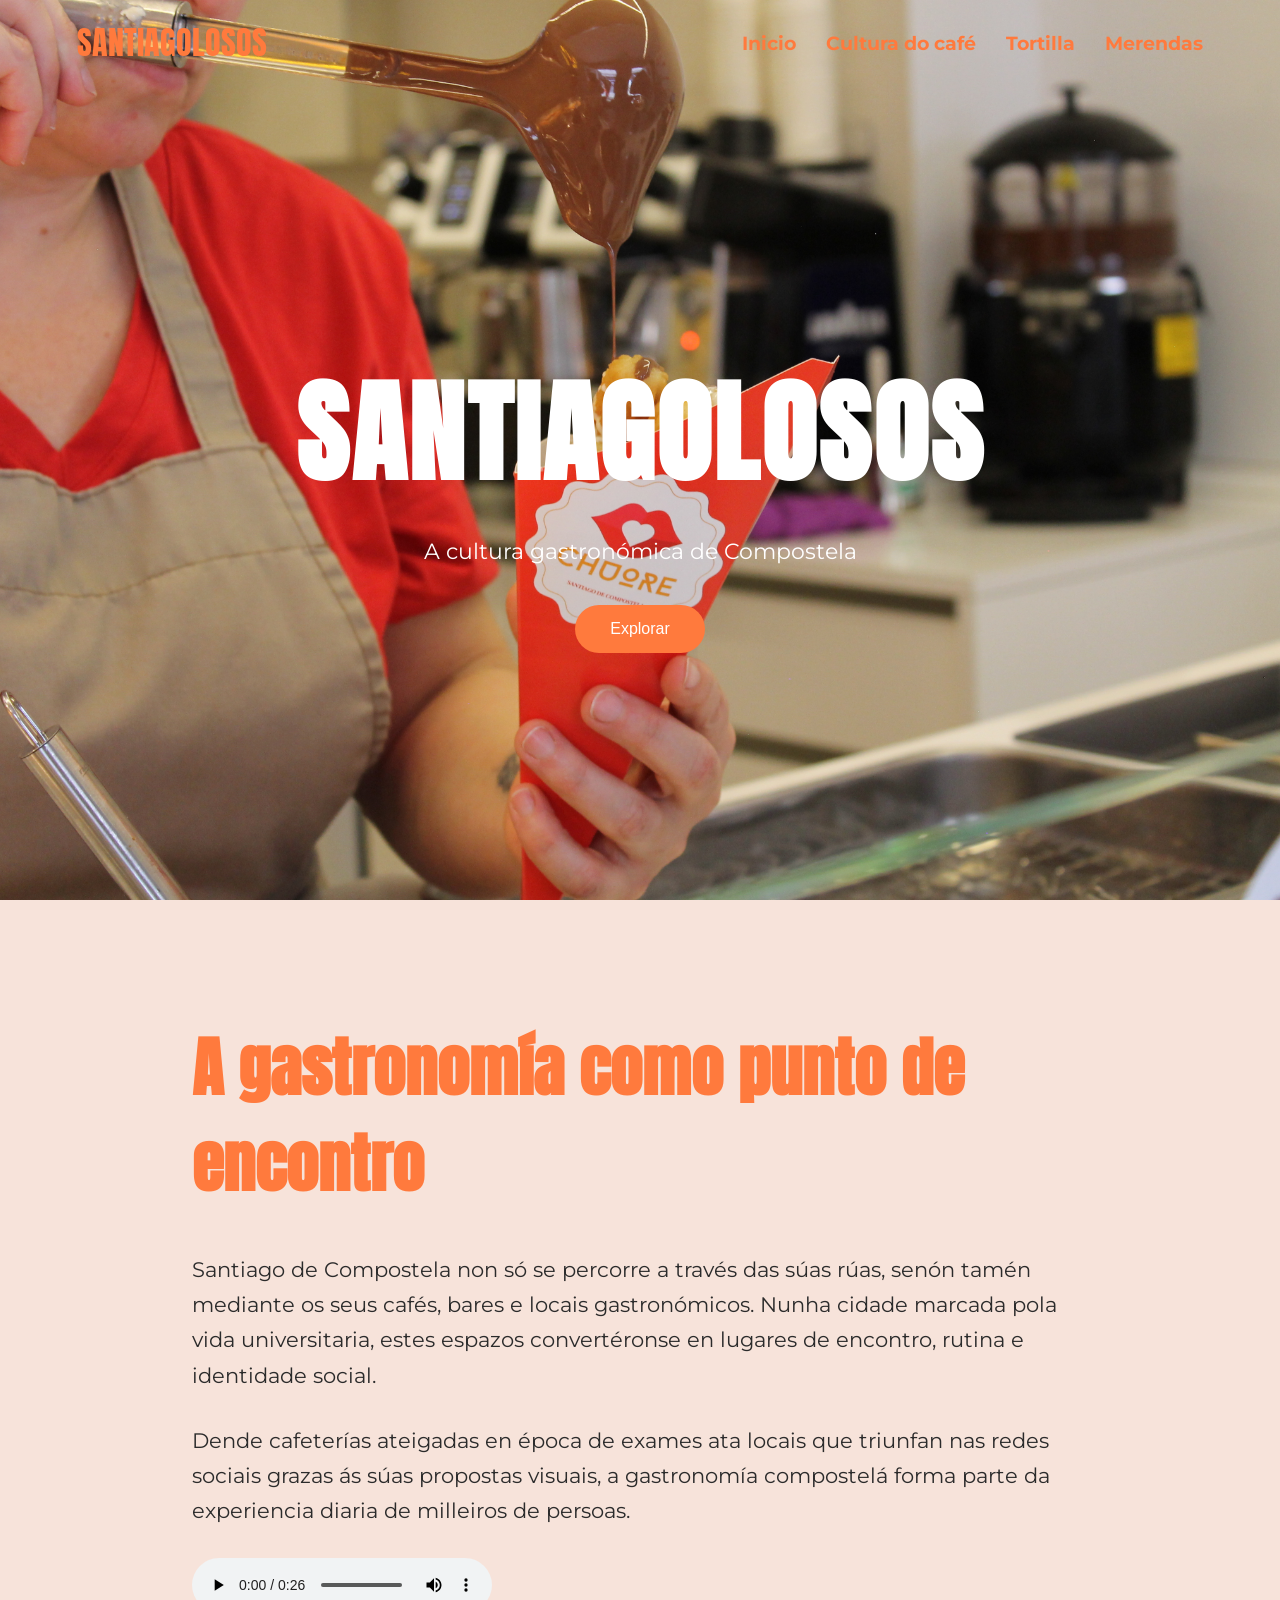
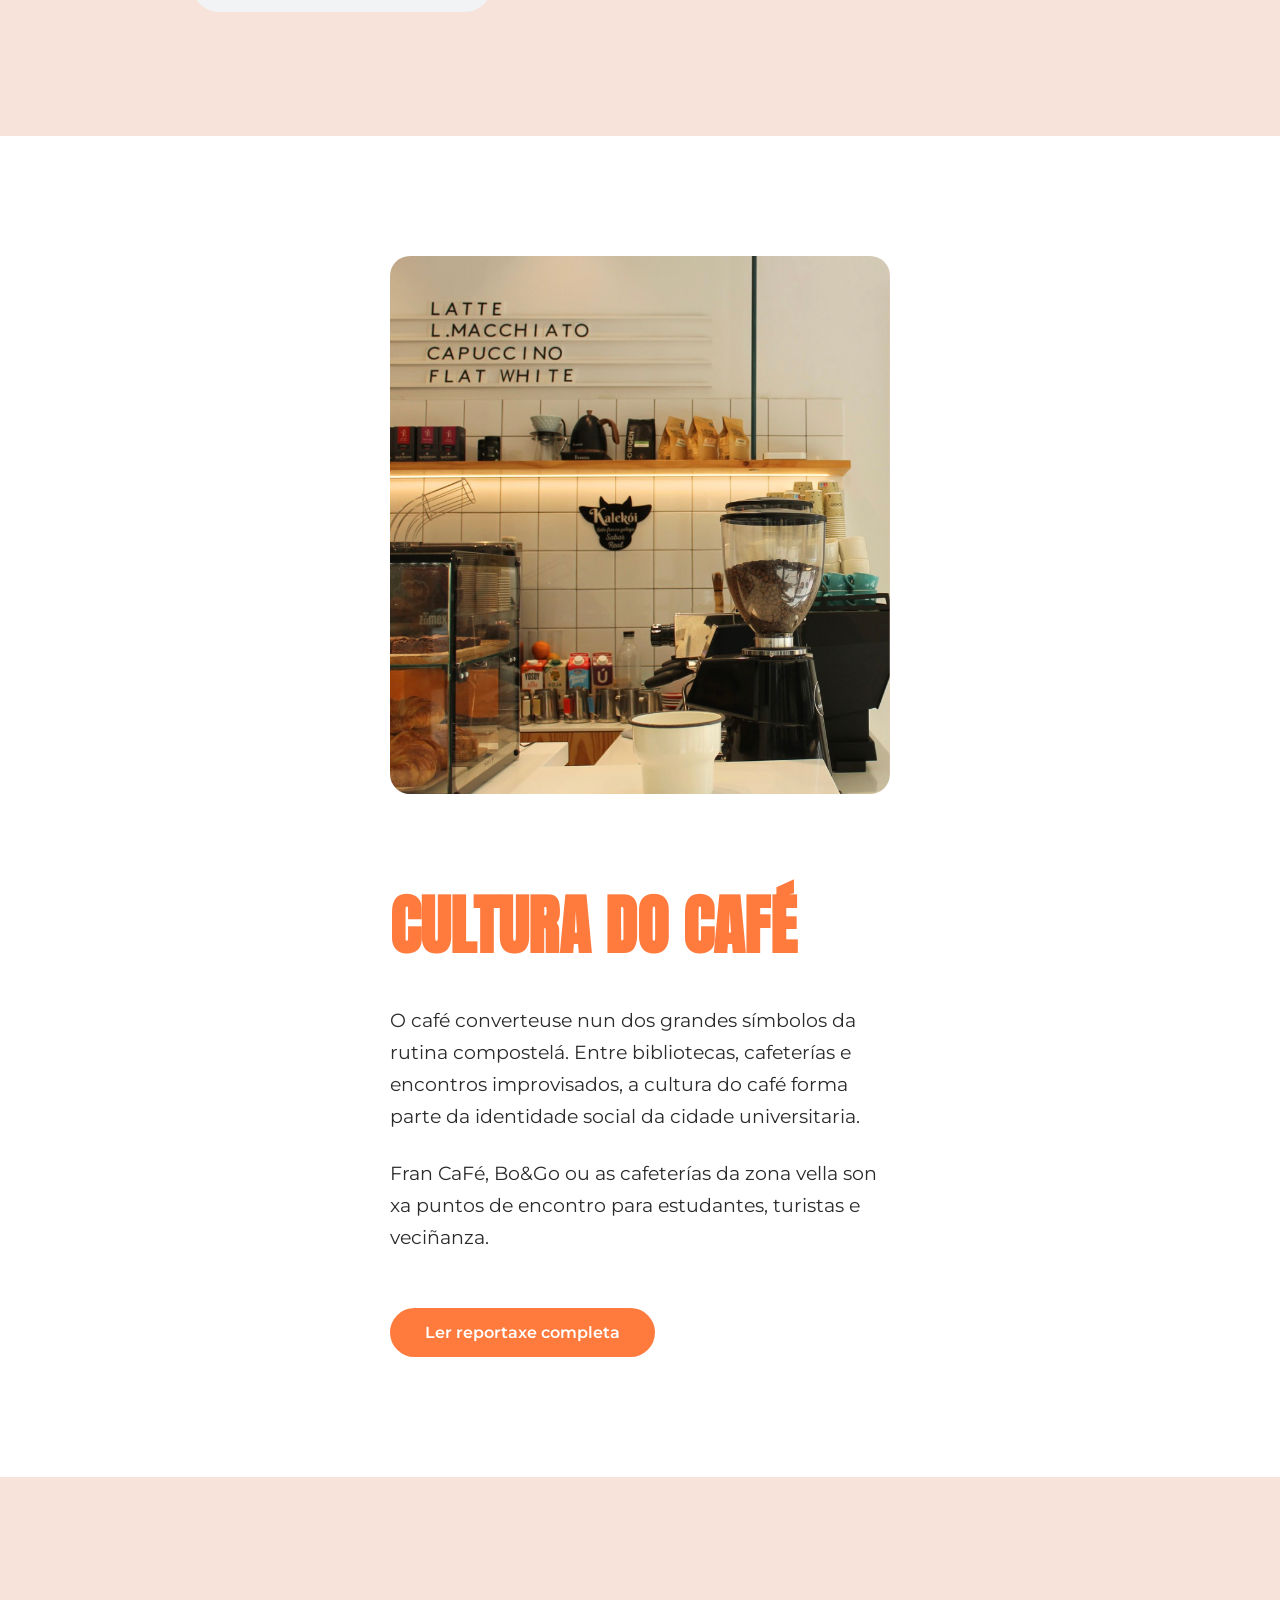
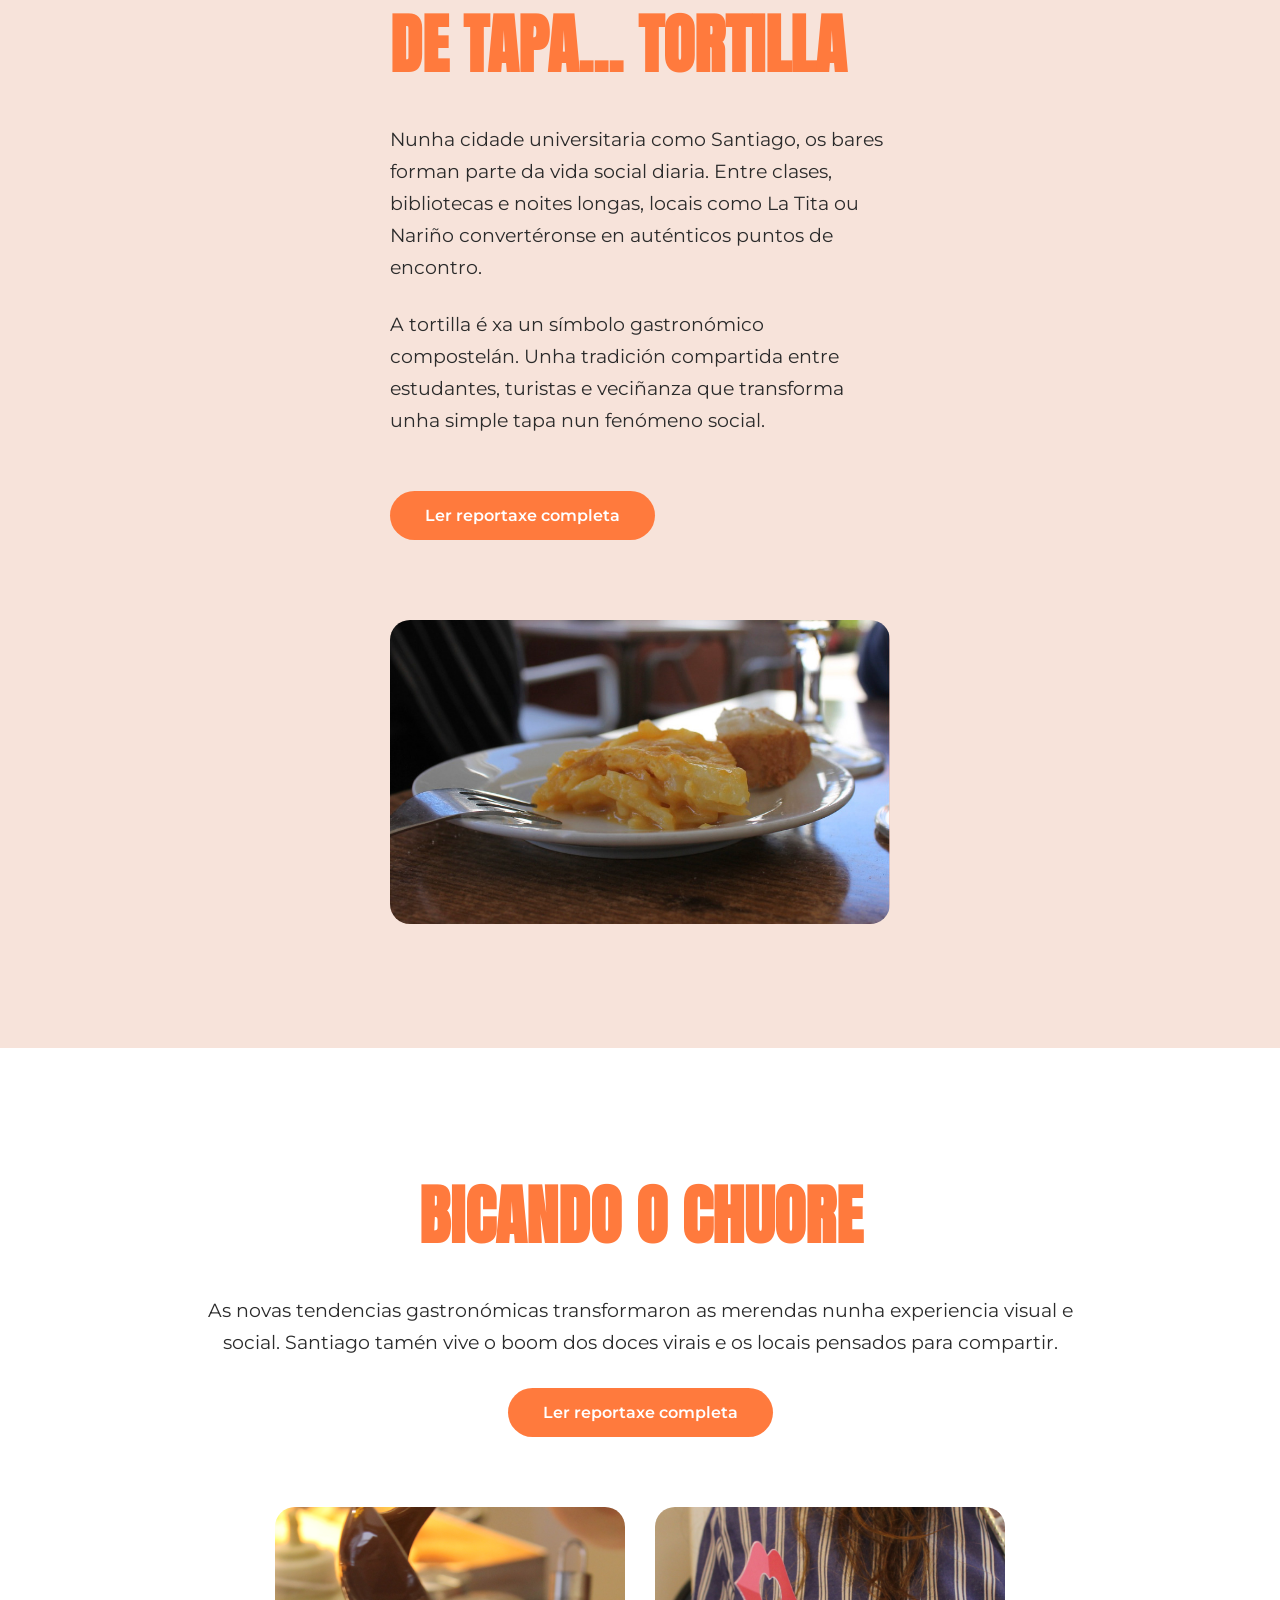
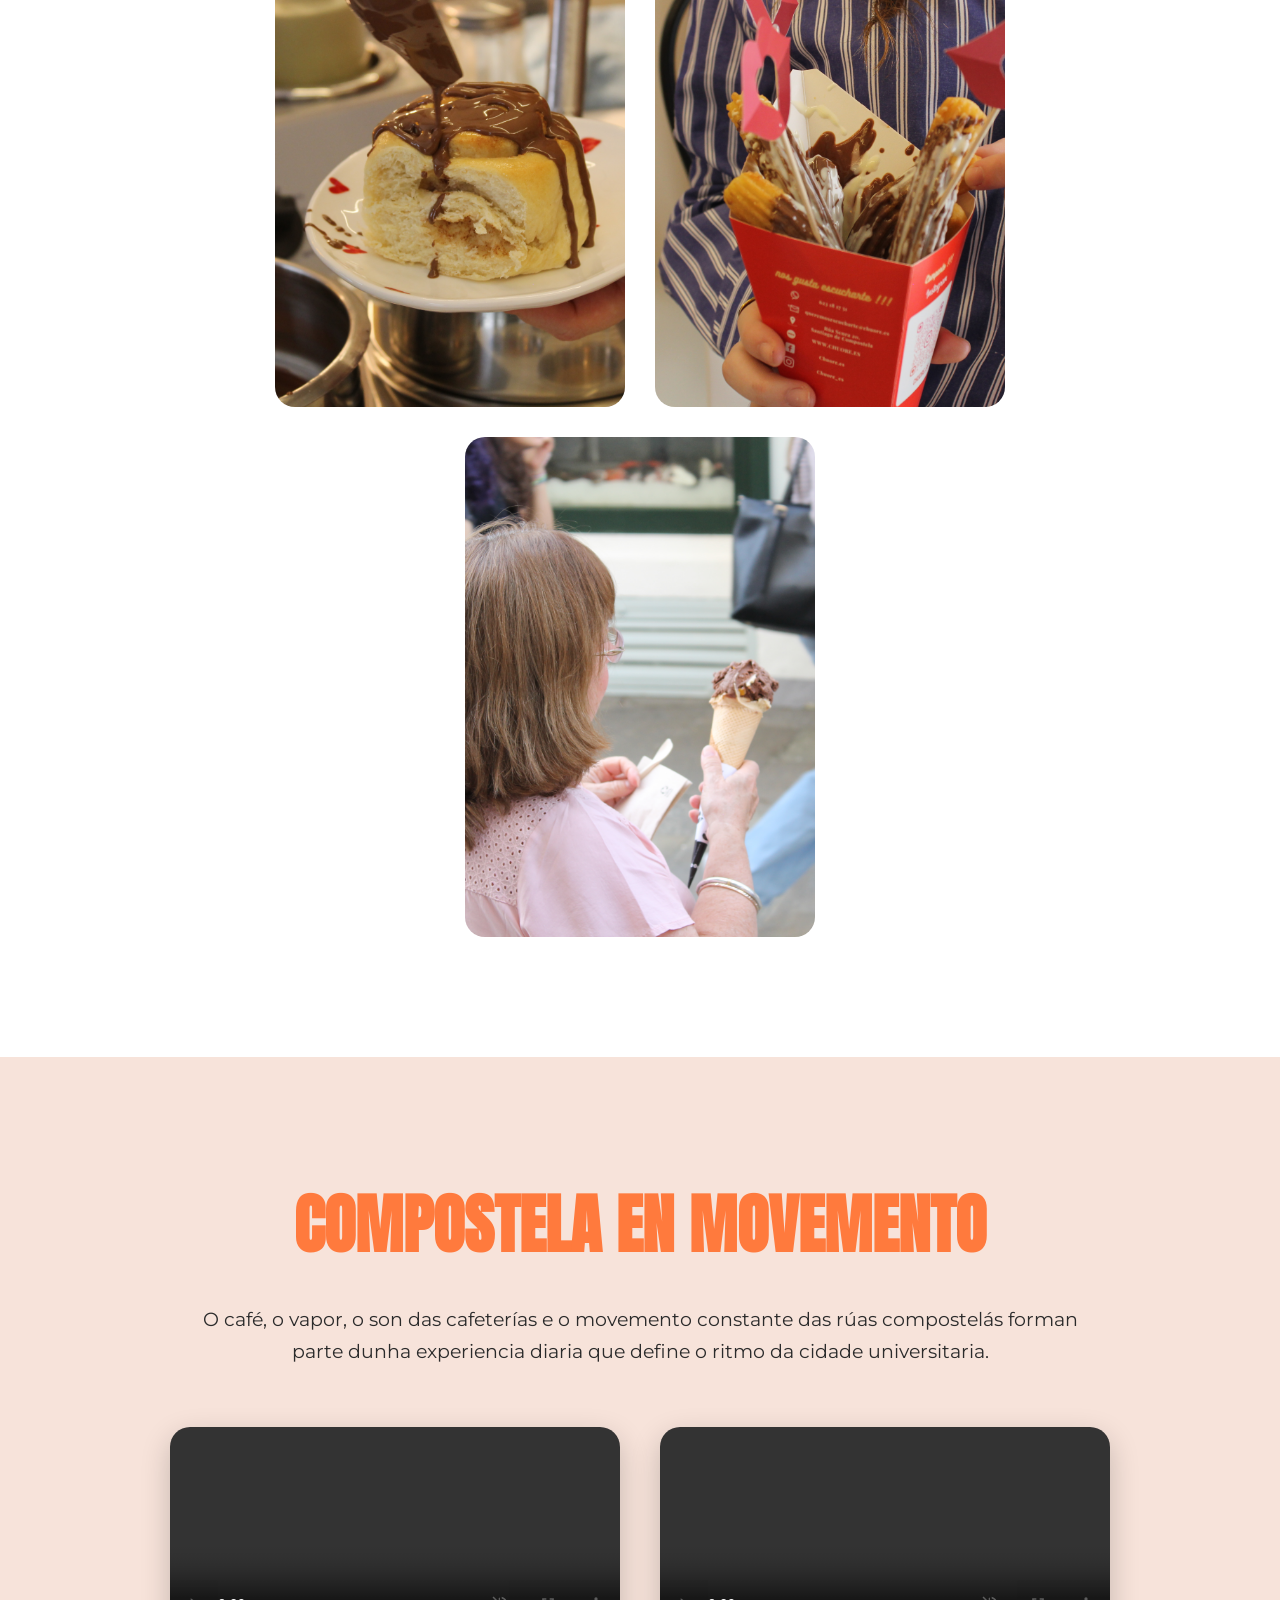
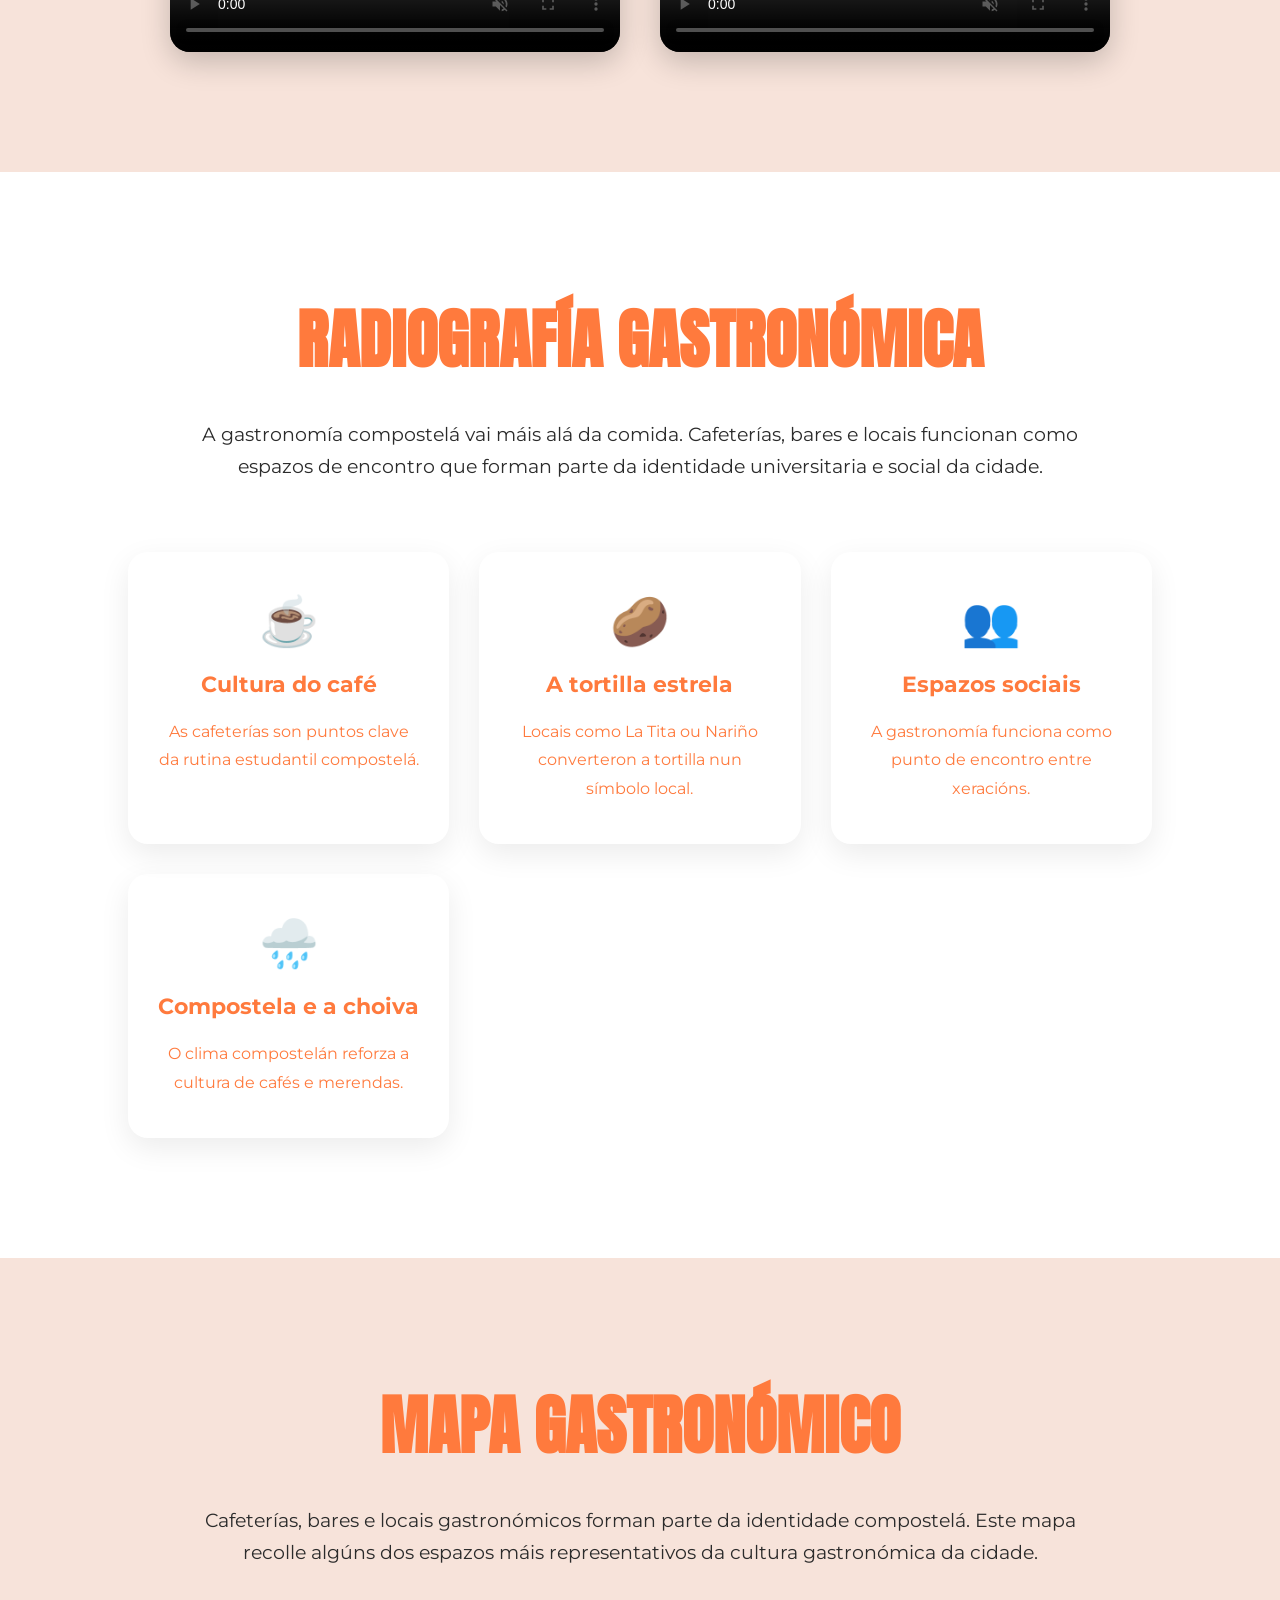
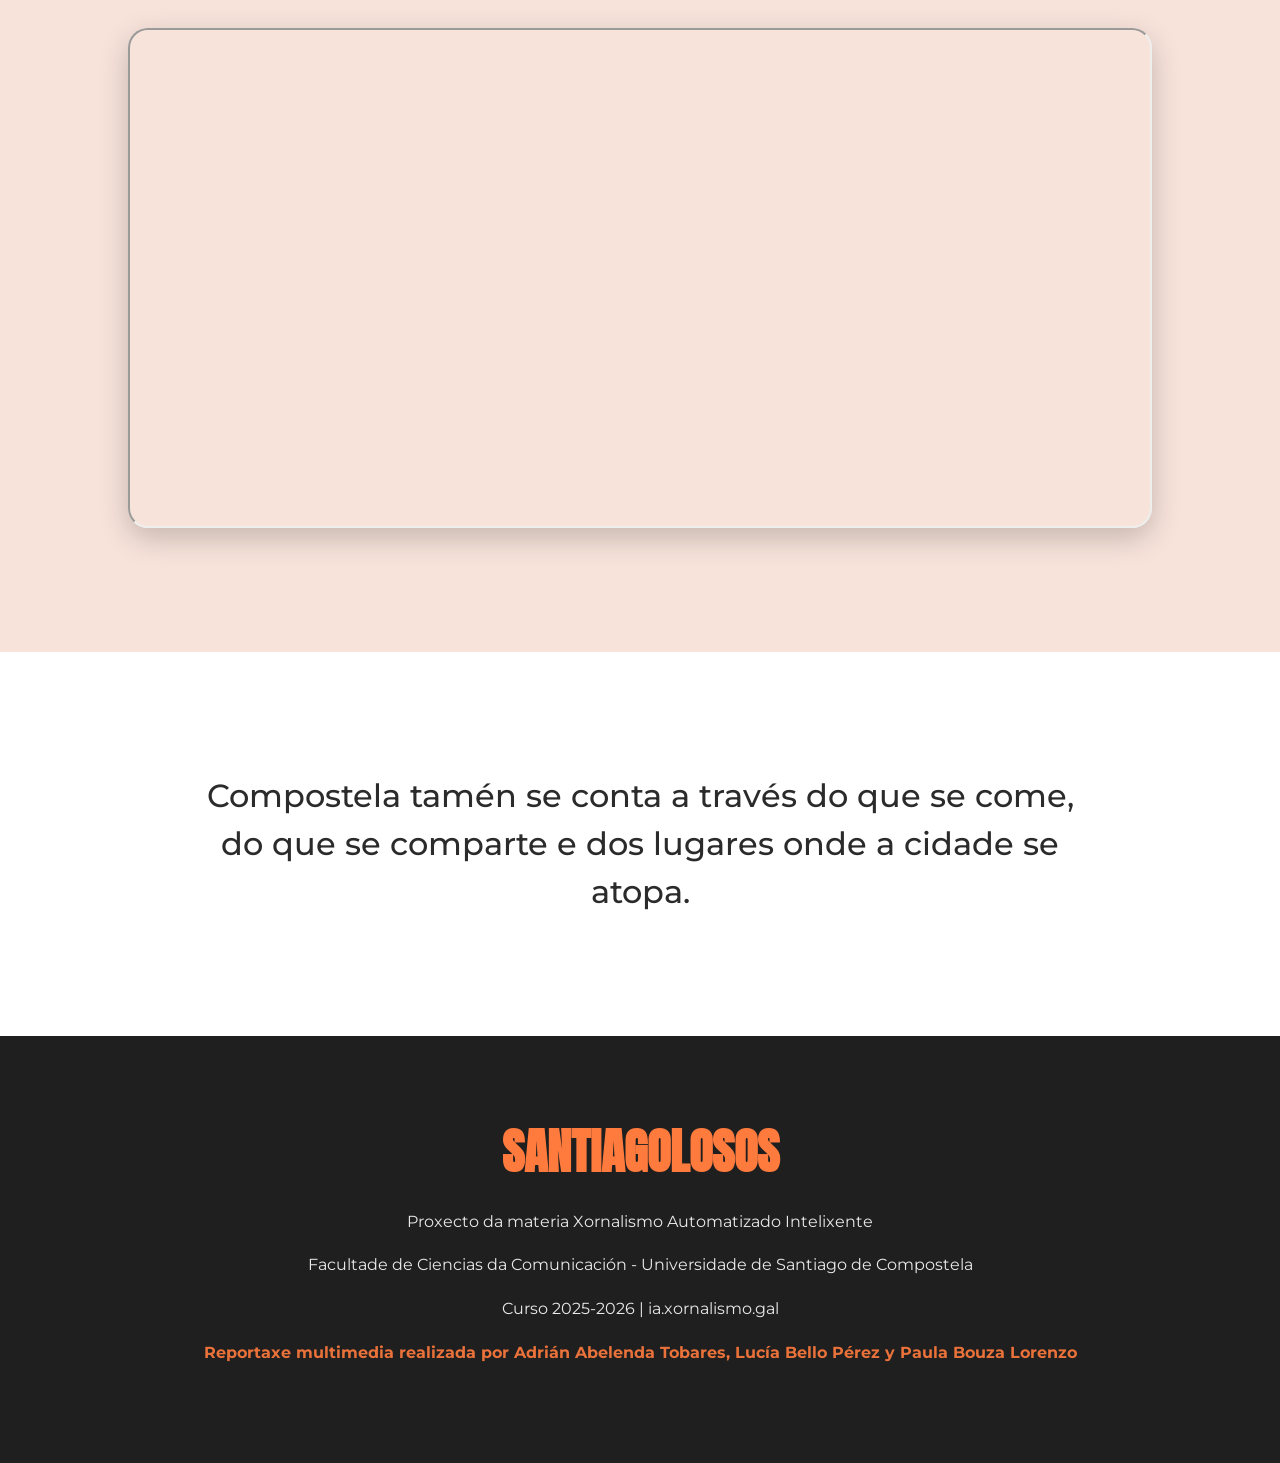
<file: index.html>
<!DOCTYPE html>
<html lang="gl">
<head>
    <meta charset="UTF-8">
    <meta name="viewport" content="width=device-width, initial-scale=1.0">
    <title>SANTIAGOLOSOS</title>

    <link rel="stylesheet" href="css/style.css">

    <link href="https://fonts.googleapis.com/css2?family=Anton&family=Montserrat:wght@300;400;600&display=swap" rel="stylesheet">
</head>

<body>

    <header class="hero" id="inicio">

        <nav class="navbar">
            <div class="logo">SANTIAGOLOSOS</div>

            <ul class="menu">
                <li><a href="#inicio">Inicio</a></li>
                <li><a href="#cafe">Cultura do café</a></li>
               <li><a href="#tortilla">Tortilla</a></li>
                <li><a href="#merendas">Merendas</a></li>
            </ul>
        </nav>

        <div class="hero-content">
            <h1>SANTIAGOLOSOS</h1>

            <p>
                A cultura gastronómica de Compostela
            </p>

            <a href="#intro">
    <button>Explorar</button>
</a>
        </div>

    </header>
   <section class="intro" id="intro">

    <div class="intro-texto">

        <h2>
            A gastronomía como punto de encontro
        </h2>

        <p>
            Santiago de Compostela non só se percorre a través das súas rúas,
            senón tamén mediante os seus cafés, bares e locais gastronómicos.
            Nunha cidade marcada pola vida universitaria, estes espazos
            convertéronse en lugares de encontro, rutina e identidade social.
        </p>

        <p>
            Dende cafeterías ateigadas en época de exames ata locais que triunfan
            nas redes sociais grazas ás súas propostas visuais, a gastronomía
            compostelá forma parte da experiencia diaria de milleiros de persoas.
        </p>
          <audio controls>
        <source src="audio.mp3" type="audio/mpeg">
    </audio>


    </div>

</section>

   
<section class="cafe-section" id="cafe">

    <div class="cafe-imagen">
       <img src="cafe.jpg" alt="Cultura do café">
    </div>

   <div class="cafe-texto">

    <h2>CULTURA DO CAFÉ</h2>

    <p>
        O café converteuse nun dos grandes símbolos da rutina compostelá.
        Entre bibliotecas, cafeterías e encontros improvisados,
        a cultura do café forma parte da identidade social da cidade universitaria.
    </p>

    <p>
        Fran CaFé, Bo&Go ou as cafeterías da zona vella son xa puntos de encontro
        para estudantes, turistas e veciñanza.
    </p>

    <a href="cafe.html" class="boton-reportaxe">
        Ler reportaxe completa
    </a>

</div>
</section>
<section class="tortilla-section" id="tortilla">

    <div class="tortilla-texto">

        <h2>DE TAPA... TORTILLA</h2>

        <p>
            Nunha cidade universitaria como Santiago, os bares forman parte da vida
            social diaria. Entre clases, bibliotecas e noites longas, locais como
            La Tita ou Nariño convertéronse en auténticos puntos de encontro.
        </p>

        <p>
            A tortilla é xa un símbolo gastronómico compostelán. Unha tradición
            compartida entre estudantes, turistas e veciñanza que transforma unha
            simple tapa nun fenómeno social.
        </p>
        <a href="tortilla.html" class="boton-reportaxe">
    Ler reportaxe completa
</a>

    </div>

    <div class="tortilla-imagen">
       <img src="tortilla.jpg" alt="Tortilla">
    </div>

</section>
<section class="merendas-section" id="merendas">

    <div class="merendas-titulo">
        <h2>BICANDO O CHUORE</h2>

        <p>
            As novas tendencias gastronómicas transformaron as merendas
            nunha experiencia visual e social. Santiago tamén vive o boom
            dos doces virais e os locais pensados para compartir.
        </p>
        <a href="merendas.html" class="boton-reportaxe">
    Ler reportaxe completa
</a>
    </div>

    <div class="galeria">

        <img src="merienda1.jpg" alt="Merenda 1">

        <img src="merienda2.jpg" alt="Merenda 2">

        <img src="merienda3.jpg" alt="Merenda 3">

    </div>

</section>
<section class="video-section">

    <div class="video-texto">

        <h2>COMPOSTELA EN MOVEMENTO</h2>

        <p>
            O café, o vapor, o son das cafeterías e o movemento constante
            das rúas compostelás forman parte dunha experiencia diaria que
            define o ritmo da cidade universitaria.
        </p>

    </div>

    <div class="videos-grid">

        <video controls autoplay muted loop>
            <source src="video1.mp4" type="video/mp4">
        </video>

        <video controls autoplay muted loop>
            <source src="video2.mp4" type="video/mp4">
        </video>

    </div>

</section>
<section class="info-section">

    <div class="info-titulo">

        <h2>RADIOGRAFÍA GASTRONÓMICA</h2>

        <p>
            A gastronomía compostelá vai máis alá da comida. Cafeterías,
            bares e locais funcionan como espazos de encontro que forman
            parte da identidade universitaria e social da cidade.
        </p>

    </div>

    <div class="info-grid">

        <div class="info-card">
            <h3>☕</h3>
            <h4>Cultura do café</h4>
            <p>
                As cafeterías son puntos clave da rutina estudantil compostelá.
            </p>
        </div>

        <div class="info-card">
            <h3>🥔</h3>
            <h4>A tortilla estrela</h4>
            <p>
                Locais como La Tita ou Nariño converteron a tortilla nun símbolo local.
            </p>
        </div>

        <div class="info-card">
            <h3>👥</h3>
            <h4>Espazos sociais</h4>
            <p>
                A gastronomía funciona como punto de encontro entre xeracións.
            </p>
        </div>

        <div class="info-card">
            <h3>🌧️</h3>
            <h4>Compostela e a choiva</h4>
            <p>
                O clima compostelán reforza a cultura de cafés e merendas.
            </p>
        </div>

    </div>

</section>
<section class="mapa-section">

    <div class="mapa-texto">

        <h2>MAPA GASTRONÓMICO</h2>

        <p>
            Cafeterías, bares e locais gastronómicos forman parte da identidade
            compostelá. Este mapa recolle algúns dos espazos máis representativos
            da cultura gastronómica da cidade.
        </p>

    </div>

    <div class="mapa-container">

       <iframe src="https://www.google.com/maps/d/u/0/embed?mid=1xNB_TFTt7MA8CAKXqPQOSImddOP_8xM&ehbc=2E312F"
width="100%"
height="500">
</iframe>

    </div>

</section>
<section class="final-frase">

    <p>
        Compostela tamén se conta a través do que se come,
        do que se comparte e dos lugares onde a cidade se atopa.
    </p>

</section>
<footer class="footer">

    <div class="footer-content">

        <h3>SANTIAGOLOSOS</h3>

        <p>
            Proxecto da materia Xornalismo Automatizado Intelixente
        </p>

        <p>
            Facultade de Ciencias da Comunicación - Universidade de Santiago de Compostela
        </p>

        <p>
            Curso 2025-2026 | ia.xornalismo.gal
        </p>

        <p class="autoria">
            Reportaxe multimedia realizada por Adrián Abelenda Tobares, Lucía Bello Pérez y  Paula Bouza Lorenzo
        </p>

    </div>

</footer>

</body>
</html>
</file>
<file: css/style.css>
*{
    html{
    scroll-behavior:smooth;
}
    margin:0;
    padding:0;
    box-sizing:border-box;
}

body{
    font-family:'Montserrat', sans-serif;
    background-color:#f2d2c4;
    color:#2b2b2b;
}

.hero{
    padding-top:100px;
    height:100vh;
    background-image: url("../fondo.jpg");
    background-size:cover;
    background-position:center;

    display:flex;
    flex-direction:column;

    position:relative;
   
}



.navbar{

    display:flex;

    justify-content:space-between;

    align-items:center;

    position:fixed;

    top:0;

    left:0;

    width:100%;

    padding:18px 6%;

    z-index:9999;

    box-sizing:border-box;

    background:transparent;

    border:none;

    box-shadow:none;
}
.logo{
    font-family:'Anton', sans-serif;
    font-size:2rem;
    color:#ff7a3d;
}
.logo a{
    text-decoration:none;
    color:#ff7a3d;
}
.logo a:visited{
    color:#ff7a3d;
}

.menu{
    display:flex;
    gap:30px;
    list-style:none;
}

.menu a{
    color:#ff7a3d;
    text-decoration:none;
    font-weight:700;
    font-size:1.2rem;
}

.hero-content{
    transition:0.3s ease;
    flex:1;

    display:flex;
    flex-direction:column;
    justify-content:center;
    align-items:center;

    text-align:center;

    position:relative;
    z-index:2;

    color:white;

    padding:20px;
}

.hero-content h1{
    font-family:'Anton', sans-serif;
    font-size:7rem;
    letter-spacing:3px;
}

.hero-content p{
    font-size:1.4rem;
    margin-top:20px;
}

.hero-content button{
    margin-top:40px;

    padding:15px 35px;

    border:none;
    background:#ff7a3d;
    color:white;

    font-size:1rem;
    cursor:pointer;

    border-radius:50px;

    transition:0.3s;
}

.hero-content button:hover{
    background:#ff9d6b;
}
.intro{
    padding:120px 15%;
    background:#f7e3da;
}

.intro-texto{
    max-width:900px;
    margin:auto;
}

.intro h2{
    font-family:'Anton', sans-serif;
    font-size:4rem;
    color:#ff7a3d;
    margin-bottom:40px;
}

.intro p{
    font-size:1.3rem;
    line-height:2.2rem;
    margin-bottom:30px;
}
.cafe-section{
    display:flex;
    align-items:center;
    justify-content:center;
    gap:80px;

    padding:120px 10%;

    background:white;

    flex-wrap:wrap;
}

.cafe-imagen img{
    transition:0.4s ease;
    width:500px;
    border-radius:20px;


}
.cafe-image img:hover{
    transform:scale(1.03);
}

.cafe-texto{
    max-width:500px;
}

.cafe-texto h2{
    font-family:'Anton', sans-serif;
    font-size:4rem;
    color:#ff7a3d;
    margin-bottom:30px;
}

.cafe-texto p{
    font-size:1.2rem;
    line-height:2rem;
    margin-bottom:25px;
}
.tortilla-section{
    display:flex;
    align-items:center;
    justify-content:center;
    gap:80px;

    padding:120px 10%;

    background:#f7e3da;

    flex-wrap:wrap;
}

.tortilla-texto{
    max-width:500px;
}

.tortilla-texto h2{
    font-family:'Anton', sans-serif;
    font-size:4rem;
    color:#ff7a3d;
    margin-bottom:30px;
}

.tortilla-texto p{
    font-size:1.2rem;
    line-height:2rem;
    margin-bottom:25px;
}

.tortilla-imagen img{
    width:500px;
    border-radius:20px;

    transition:0.4s;
}

.tortilla-imagen img:hover{
    transform:scale(1.03);
}
.merendas-section{
    padding:120px 10%;
    background:white;
}

.merendas-titulo{
    text-align:center;
    max-width:900px;
    margin:auto;
    margin-bottom:70px;
}

.merendas-titulo h2{
    font-family:'Anton', sans-serif;
    font-size:4rem;
    color:#ff7a3d;
    margin-bottom:30px;
}

.merendas-titulo p{
    font-size:1.2rem;
    line-height:2rem;
}

.galeria{
    display:flex;
    gap:30px;
    justify-content:center;
    flex-wrap:wrap;
}

.galeria img{
    width:350px;
    height:500px;

    object-fit:cover;

    border-radius:20px;

    transition:0.4s;
}

.galeria img:hover{
    transform:translateY(-10px);
}
.video-section{
    padding:120px 10%;
    background:#f7e3da;

    text-align:center;
}

.video-texto{
    max-width:900px;
    margin:auto;
    margin-bottom:60px;
}

.video-texto h2{
    font-family:'Anton', sans-serif;
    font-size:4rem;
    color:#ff7a3d;
    margin-bottom:30px;
}

.video-texto p{
    font-size:1.2rem;
    line-height:2rem;
}

.videos-grid{
    display:flex;
    justify-content:center;
    gap:40px;
    flex-wrap:wrap;
}

.videos-grid video{
    width:450px;

    border-radius:20px;

    box-shadow:0 10px 30px rgba(0,0,0,0.2);

    transition:0.4s;
}

.videos-grid video:hover{
    transform:scale(1.02);
}
.mapa-section{
    padding:120px 10%;
    background:#f7e3da;

    text-align:center;
}

.mapa-texto{
    max-width:900px;
    margin:auto;
    margin-bottom:60px;
}

.mapa-texto h2{
    font-family:'Anton', sans-serif;
    font-size:4rem;
    color:#ff7a3d;
    margin-bottom:30px;
}

.mapa-texto p{
    font-size:1.2rem;
    line-height:2rem;
}

.mapa-container iframe{
    border-radius:20px;

    box-shadow:0 10px 30px rgba(0,0,0,0.2);
}
.footer{
    background:#1f1f1f;

    color:white;

    padding:80px 10%;

    text-align:center;
}

.footer h3{
    font-family:'Anton', sans-serif;

    font-size:3rem;

    color:#ff7a3d;

    margin-bottom:20px;
}

.footer p{
    margin:15px 0;

    line-height:1.8rem;

    opacity:0.9;
}

.autoria{
    margin-top:40px;

    font-weight:bold;

    color:#ff7a3d;
}
.audio-player{
    margin-top:60px;

    text-align:center;
}

.audio-player h3{
    font-family:'Anton', sans-serif;

    font-size:3rem;

    color:#ff7a3d;

    margin-bottom:30px;
}

.audio-player audio{
    width:100%;

    max-width:900px;

    border-radius:40px;

    box-shadow:0 10px 30px rgba(0,0,0,0.12);
}
@media (max-width: 768px){
    .hero{
    min-height:100vh;

    padding:40px 5%;
}

.navbar{
    flex-direction:column;

    align-items:center;
}

.logo{
    font-size:2.5rem;
}

.menu{
    gap:15px;

    justify-content:center;
}

.menu a{
    font-size:1rem;
}

.hero-content h1{
    font-size:3.5rem;

    line-height:3.5rem;
}

.hero-content p{
    font-size:1.1rem;

    padding:0 10px;
}

.hero-content button{
    padding:15px 35px;

    font-size:1rem;
}

    .navbar{
        flex-direction:column;

        gap:20px;
    }

    .menu{
        flex-wrap:wrap;

        justify-content:center;

        gap:20px;
    }

   .hero-content h1{
    font-size:2.8rem;

    line-height:2.8rem;

    word-break:break-word;
}
.hero-content{
    width:100%;
}
    .hero-content p{
        font-size:1.3rem;
    }

    .intro-section h2,
    .cafe-section h2,
    .tortilla-section h2,
    .mapa-section h2{
        font-size:3.5rem;

        line-height:3.5rem;
    }

    .intro-section,
    .cafe-section,
    .tortilla-section,
    .mapa-section{
        padding:80px 8%;
    }

    .cafe-content,
    .tortilla-content{
        grid-template-columns:1fr;
    }

    .cafe-content img,
    .tortilla-content img{
        margin-top:40px;
    }

    .audio-player audio{
        width:100%;
    }

    iframe{
        height:350px;
    }

    .footer h3{
        font-size:2.5rem;
    }

}
.info-section{
    padding:120px 10%;

    background:white;

    text-align:center;
}

.info-titulo{
    max-width:900px;

    margin:auto;

    margin-bottom:70px;
}

.info-titulo h2{
    font-family:'Anton', sans-serif;

    font-size:4rem;

    color:#ff7a3d;

    margin-bottom:30px;
}

.info-titulo p{
    font-size:1.2rem;

    line-height:2rem;
}

.info-grid{
    display:grid;

    grid-template-columns:repeat(auto-fit, minmax(250px,1fr));

    gap:30px;
}

.info-card{
    color:#ff7a3d;

    padding:40px 30px;

    border-radius:20px;

    box-shadow:0 10px 30px rgba(0,0,0,0.08);

    transition:0.4s;
}

.info-card:hover{
    transform:translateY(-10px);
}

.info-card h3{
    font-size:3rem;

    margin-bottom:20px;
}

.info-card h4{
    font-size:1.4rem;

    margin-bottom:20px;

    color:#ff7a3d;
}

.info-card p{
    line-height:1.8rem;
}
.final-frase{
    padding:120px 10%;

    text-align:center;

    background:white;
}

.final-frase p{
    font-size:2rem;

    line-height:3rem;

    max-width:900px;

    margin:auto;

    font-weight:500;
}
/* ========================= */
/* ARTICLE PAGE */
/* ========================= */

.article-hero{
    position:relative;
    width:100%;
    height:80vh;
    overflow:hidden;
}

.article-hero img{
    width:100%;
    height:100%;
    object-fit:cover;
}

.article-overlay{
    position:absolute;
    top:50%;
    left:50%;
    transform:translate(-50%,-50%);
    text-align:center;
    color:white;
}

.article-overlay h1{
    font-family:'Anton', sans-serif;
    font-size:6rem;
    color:#ff7a3d;
    margin-bottom:20px;
}

.article-overlay p{
    font-size:1.5rem;
    max-width:700px;
}

.article-content{
    display:flex;
    align-items:center;
    justify-content:center;
    gap:80px;
    padding:120px 10%;
    flex-wrap:wrap;
    background:#f5f5f5;
}

.article-content.reverse{
    flex-direction:row-reverse;
}

.article-text{
    max-width:600px;
}

.article-text p{
    font-size:1.3rem;
    line-height:2.2rem;
    margin-bottom:40px;
}

.article-image img{
    width:500px;
    border-radius:20px;
    transition:0.4s ease;
}

.article-image img:hover{
    transform:scale(1.03);
}

.quote-section{
    padding:120px 10%;
    background:#ff7a3d;
    text-align:center;
}

.quote-section blockquote{
    font-size:2.5rem;
    color:white;
    font-weight:600;
    line-height:4rem;
    max-width:900px;
    margin:auto;
}

@media(max-width:768px){

    .article-overlay h1{
        font-size:4rem;
    }

    .article-overlay p{
        font-size:1.2rem;
    }

    .article-content{
        padding:80px 8%;
    }

    .article-image img{
        width:100%;
    }

    .quote-section blockquote{
        font-size:1.8rem;
        line-height:3rem;
    }

}
/* ========================= */
/* REPORTAJE EDITORIAL */
/* ========================= */

.article-container{
    max-width:900px;
    margin:auto;
    padding:120px 8%;
}

.article-container p{
    font-size:1.35rem;
    line-height:2.8rem;
    margin-bottom:50px;
    color:#2b2b2b;
}

.article-intro{
    font-size:2rem !important;
    line-height:3.2rem !important;
    font-weight:500;
}

.article-full{
    width:100%;
    border-radius:20px;
    margin:60px 0;
}

.article-full:hover{
    transform:scale(1.01);
    transition:0.4s ease;
}
.articulo{
    padding:120px 10%;
    background:#f7e3da;
}

.articulo-contenido{
    max-width:1000px;
    margin:auto;
}

.articulo-contenido h2{
    font-family:'Anton', sans-serif;
    font-size:4rem;
    color:#ff7a3d;
    margin-bottom:60px;
}

.articulo-contenido p{
    font-size:1.3rem;
    line-height:2.5rem;
    margin-bottom:18px;
}

.img-derecha{
    width:350px;
    float:right;
    margin:10px 0 30px 40px;
    border-radius:20px;
}

.img-grande{
    width:100%;
    margin:60px 0;
    border-radius:20px;
}
.boton-reportaxe{
    display:inline-block;

    margin-top:30px;

    padding:15px 35px;

    background:#ff7a3d;

    color:white;

    text-decoration:none;

    border-radius:50px;

    font-weight:600;

    transition:0.3s ease;
}

.boton-reportaxe:hover{
    background:#ff9d6b;

    transform:translateY(-3px);
}
.subtitulo-reportaxe{
    font-family:'Anton', sans-serif;

    font-size:2.8rem;

    color:#ff7a3d;

    margin-top:80px;

    margin-bottom:35px;
}
.volver-inicio{
    text-align:center;

    padding-bottom:80px;

    margin-top:40px;
}
</file>
